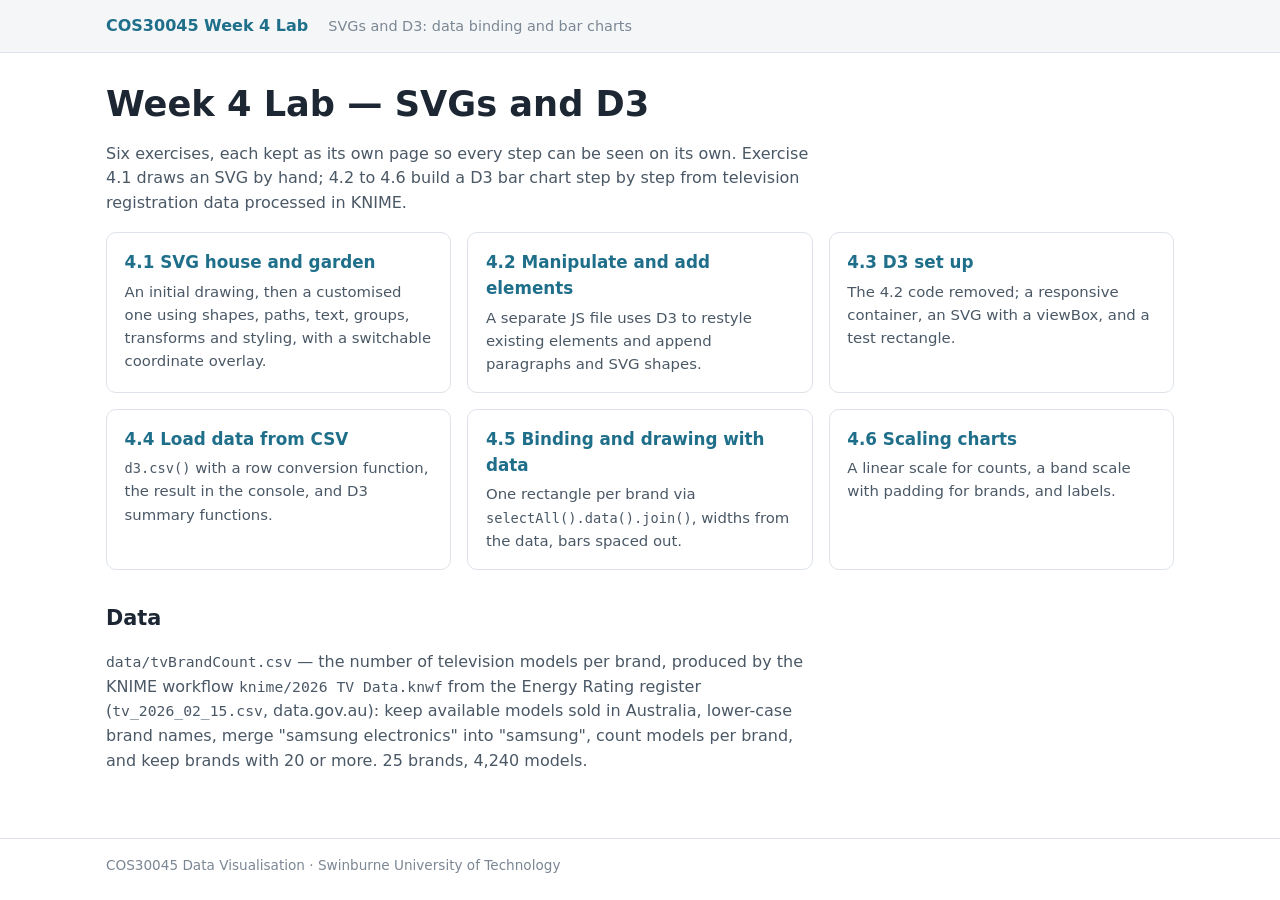
<file: index.html>
<!DOCTYPE html>
<html lang="en">
<head>
  <meta charset="UTF-8">
  <meta name="viewport" content="width=device-width, initial-scale=1">
  <title>COS30045 Week 4 Lab</title>
  <link rel="stylesheet" href="css/style.css">
</head>
<body>
  <header class="site-header">
    <div class="wrap">
      <a href="index.html">COS30045 Week 4 Lab</a>
      <span class="crumb">SVGs and D3: data binding and bar charts</span>
    </div>
  </header>

  <main class="wrap">
    <h1>Week 4 Lab — SVGs and D3</h1>
    <p class="lede">
      Six exercises, each kept as its own page so every step can be seen on its own. Exercise 4.1
      draws an SVG by hand; 4.2 to 4.6 build a D3 bar chart step by step from television registration
      data processed in KNIME.
    </p>

    <div class="exercise-grid">
      <a class="exercise-card" href="4.1-svg-house/house.html">
        <h3>4.1 SVG house and garden</h3>
        <p>An initial drawing, then a customised one using shapes, paths, text, groups, transforms
           and styling, with a switchable coordinate overlay.</p>
      </a>
      <a class="exercise-card" href="4.2-d3-elements/index.html">
        <h3>4.2 Manipulate and add elements</h3>
        <p>A separate JS file uses D3 to restyle existing elements and append paragraphs and SVG shapes.</p>
      </a>
      <a class="exercise-card" href="4.3-d3-setup/index.html">
        <h3>4.3 D3 set up</h3>
        <p>The 4.2 code removed; a responsive container, an SVG with a viewBox, and a test rectangle.</p>
      </a>
      <a class="exercise-card" href="4.4-load-csv/index.html">
        <h3>4.4 Load data from CSV</h3>
        <p><code>d3.csv()</code> with a row conversion function, the result in the console, and D3
           summary functions.</p>
      </a>
      <a class="exercise-card" href="4.5-data-binding/index.html">
        <h3>4.5 Binding and drawing with data</h3>
        <p>One rectangle per brand via <code>selectAll().data().join()</code>, widths from the data,
           bars spaced out.</p>
      </a>
      <a class="exercise-card" href="4.6-scales/index.html">
        <h3>4.6 Scaling charts</h3>
        <p>A linear scale for counts, a band scale with padding for brands, and labels.</p>
      </a>
    </div>

    <h2>Data</h2>
    <p class="lede">
      <code>data/tvBrandCount.csv</code> — the number of television models per brand, produced by the
      KNIME workflow <code>knime/2026 TV Data.knwf</code> from the Energy Rating register
      (<code>tv_2026_02_15.csv</code>, data.gov.au): keep available models sold in Australia, lower-case
      brand names, merge "samsung electronics" into "samsung", count models per brand, and keep brands
      with 20 or more. 25 brands, 4,240 models.
    </p>
  </main>

  <footer class="site-footer">
    <div class="wrap">COS30045 Data Visualisation · Swinburne University of Technology</div>
  </footer>
</body>
</html>
</file>
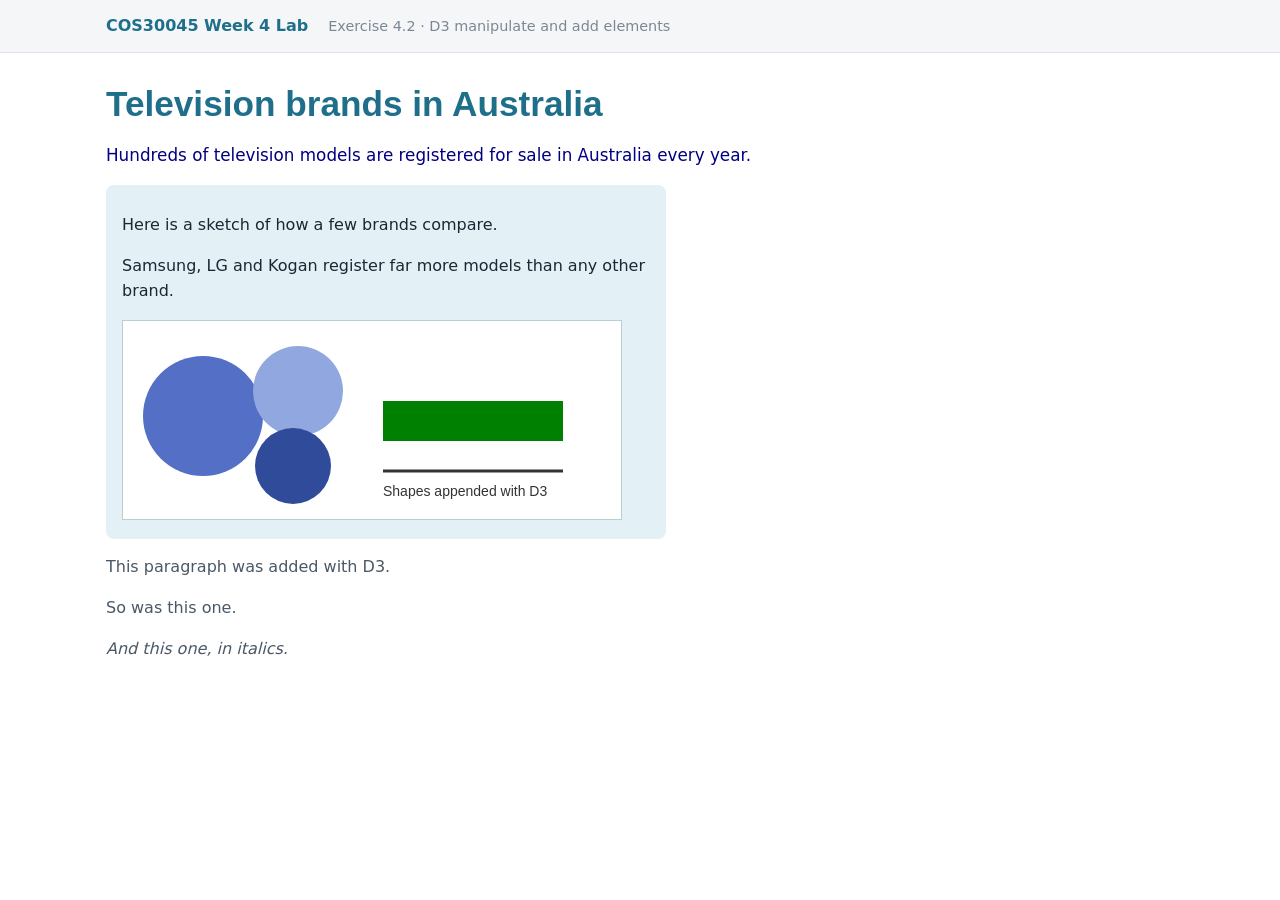
<file: 4.2-d3-elements/index.html>
<!DOCTYPE html>
<html lang="en">
<head>
  <meta charset="UTF-8">
  <meta name="viewport" content="width=device-width, initial-scale=1">
  <title>4.2 D3: Manipulate and Add Elements</title>
  <link rel="stylesheet" href="../css/style.css">
</head>
<body>
  <header class="site-header">
    <div class="wrap">
      <a href="../index.html">COS30045 Week 4 Lab</a>
      <span class="crumb">Exercise 4.2 · D3 manipulate and add elements</span>
    </div>
  </header>

  <main class="wrap">
    <!-- Everything below the heading and the first two paragraphs is added by js/main.js -->
    <h1>Television brands in Australia</h1>
    <p class="intro">Hundreds of television models are registered for sale in Australia every year.</p>
    <div class="chart-area">
      <p>Here is a sketch of how a few brands compare.</p>
    </div>
  </main>

  <script src="../js/vendor/d3.v7.min.js"></script>
  <script src="js/main.js"></script>
</body>
</html>
</file>
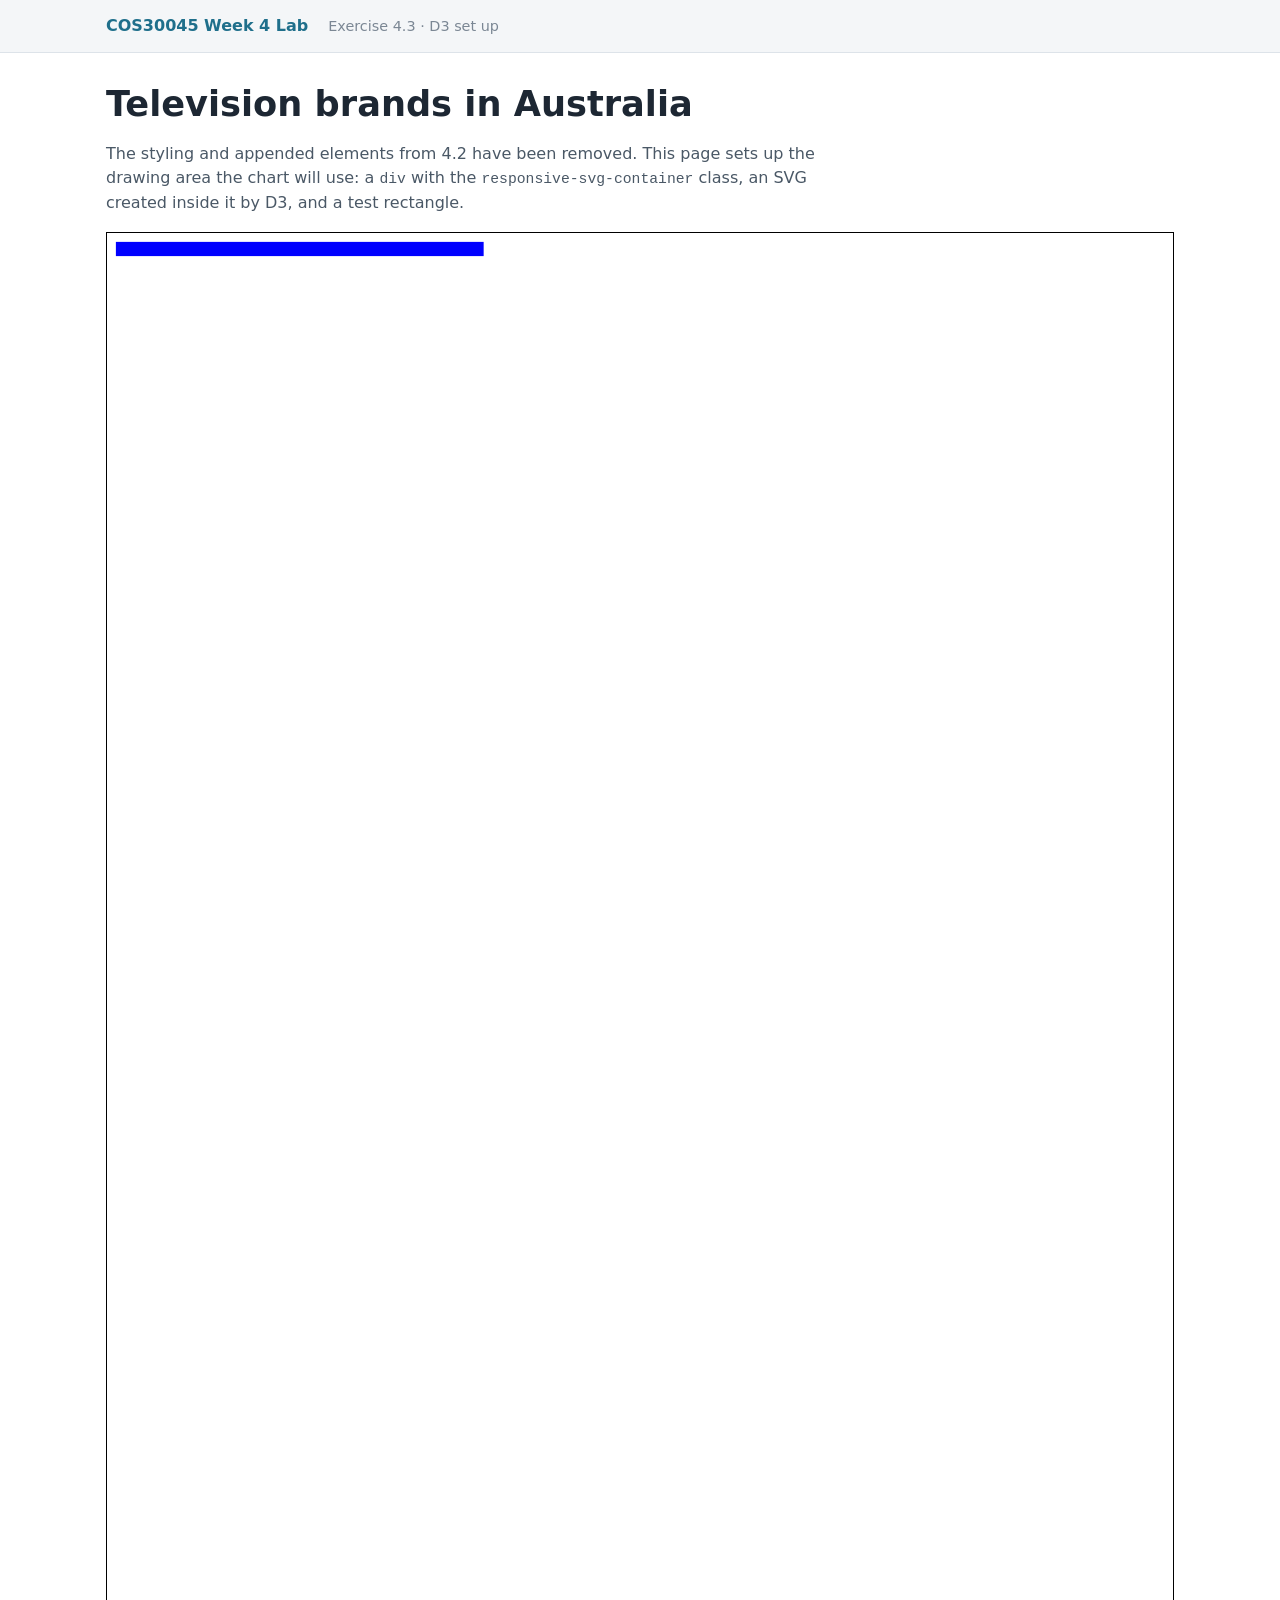
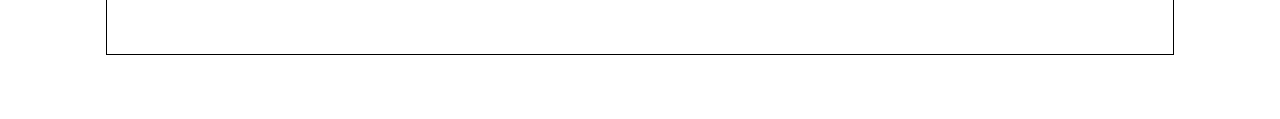
<file: 4.3-d3-setup/index.html>
<!DOCTYPE html>
<html lang="en">
<head>
  <meta charset="UTF-8">
  <meta name="viewport" content="width=device-width, initial-scale=1">
  <title>4.3 D3 Set Up</title>
  <link rel="stylesheet" href="../css/style.css">
</head>
<body>
  <header class="site-header">
    <div class="wrap">
      <a href="../index.html">COS30045 Week 4 Lab</a>
      <span class="crumb">Exercise 4.3 · D3 set up</span>
    </div>
  </header>

  <main class="wrap">
    <h1>Television brands in Australia</h1>
    <p class="lede">
      The styling and appended elements from 4.2 have been removed. This page sets up the drawing
      area the chart will use: a <code>div</code> with the <code>responsive-svg-container</code>
      class, an SVG created inside it by D3, and a test rectangle.
    </p>

    <!-- (2) the responsive container: its CSS is in ../css/style.css -->
    <div class="responsive-svg-container"></div>
  </main>

  <script src="../js/vendor/d3.v7.min.js"></script>
  <script src="js/main.js"></script>
</body>
</html>
</file>
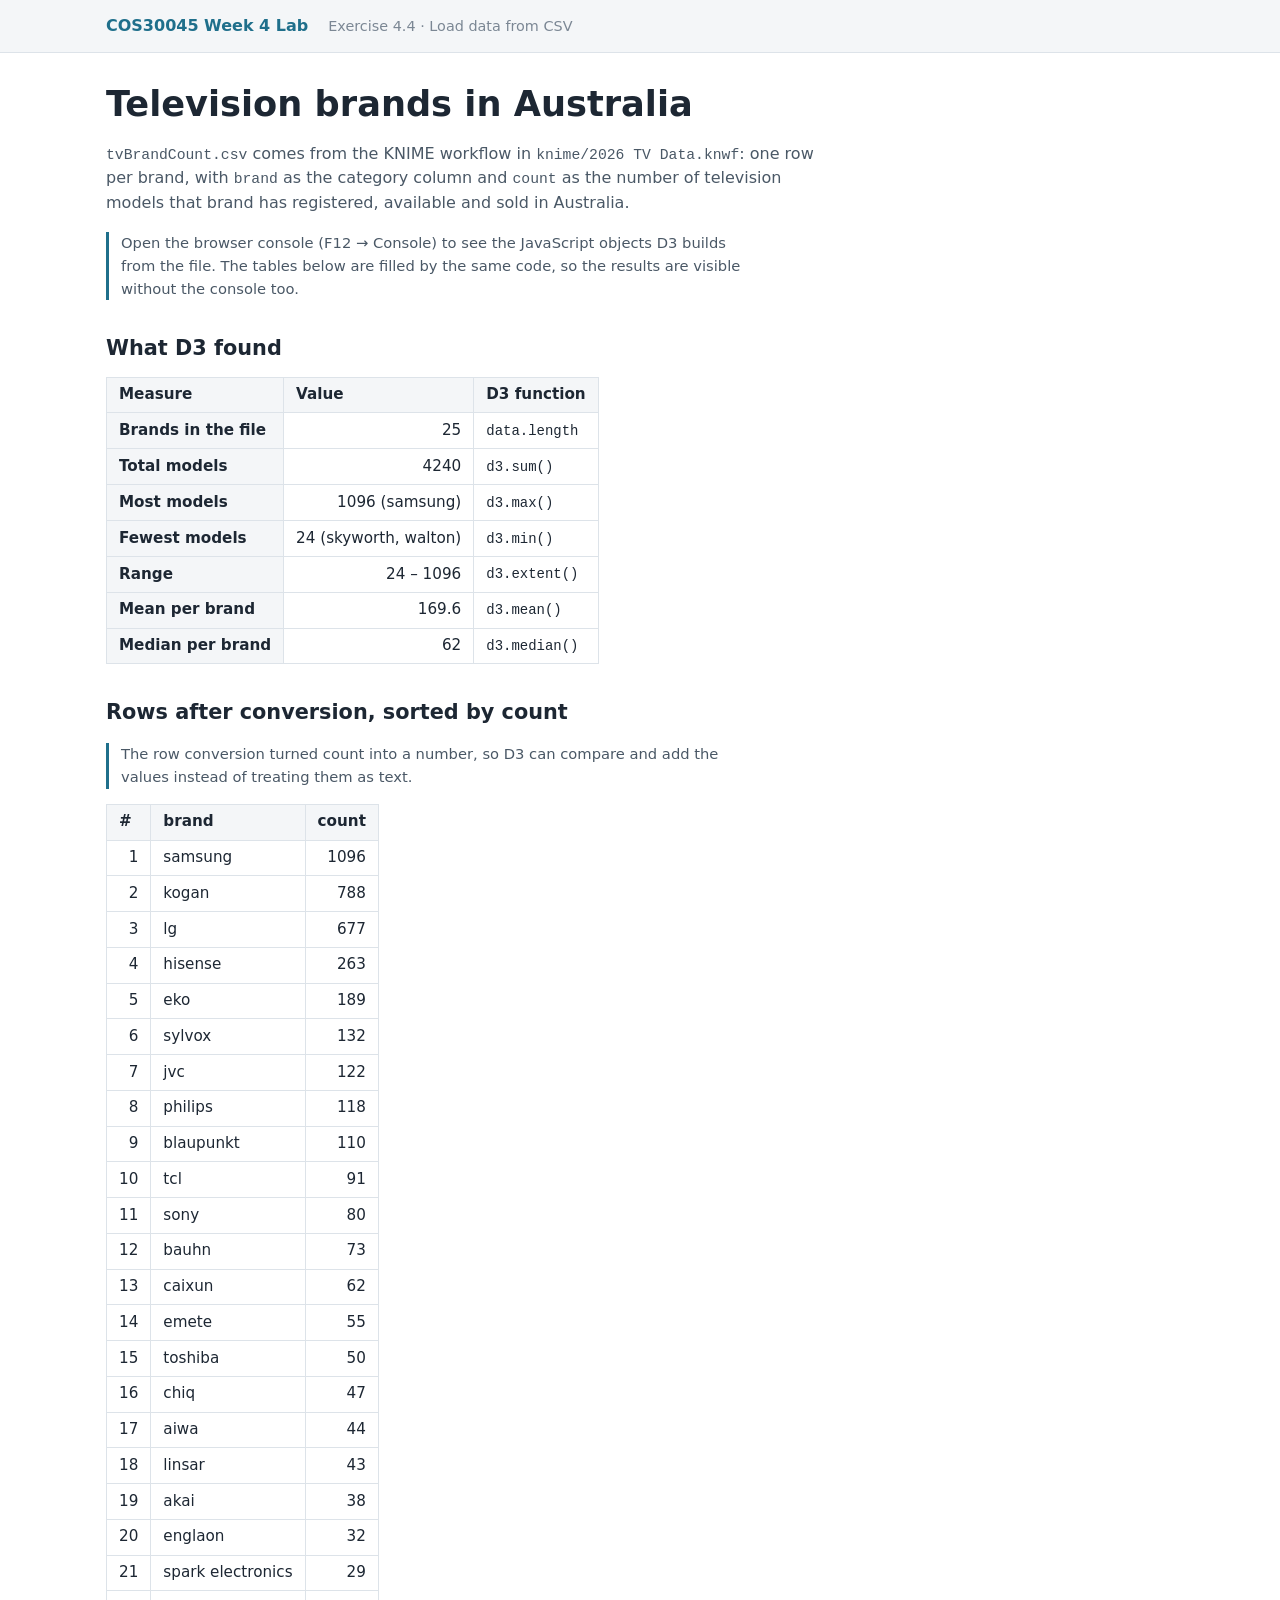
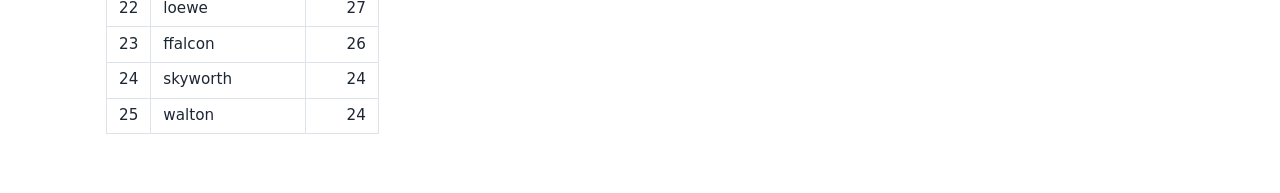
<file: 4.4-load-csv/index.html>
<!DOCTYPE html>
<html lang="en">
<head>
  <meta charset="UTF-8">
  <meta name="viewport" content="width=device-width, initial-scale=1">
  <title>4.4 Load Data from CSV</title>
  <link rel="stylesheet" href="../css/style.css">
</head>
<body>
  <header class="site-header">
    <div class="wrap">
      <a href="../index.html">COS30045 Week 4 Lab</a>
      <span class="crumb">Exercise 4.4 · Load data from CSV</span>
    </div>
  </header>

  <main class="wrap">
    <h1>Television brands in Australia</h1>
    <p class="lede">
      <code>tvBrandCount.csv</code> comes from the KNIME workflow in <code>knime/2026 TV Data.knwf</code>:
      one row per brand, with <code>brand</code> as the category column and <code>count</code> as the number
      of television models that brand has registered, available and sold in Australia.
    </p>
    <p class="note">
      Open the browser console (F12 → Console) to see the JavaScript objects D3 builds from the file.
      The tables below are filled by the same code, so the results are visible without the console too.
    </p>

    <h2>What D3 found</h2>
    <table class="summary" id="stats">
      <thead><tr><th scope="col">Measure</th><th scope="col">Value</th><th scope="col">D3 function</th></tr></thead>
      <tbody></tbody>
    </table>

    <h2>Rows after conversion, sorted by count</h2>
    <p class="note" id="type-check"></p>
    <table class="summary" id="rows">
      <thead><tr><th scope="col">#</th><th scope="col">brand</th><th scope="col">count</th></tr></thead>
      <tbody></tbody>
    </table>
  </main>

  <script src="../js/vendor/d3.v7.min.js"></script>
  <script src="js/main.js"></script>
</body>
</html>
</file>
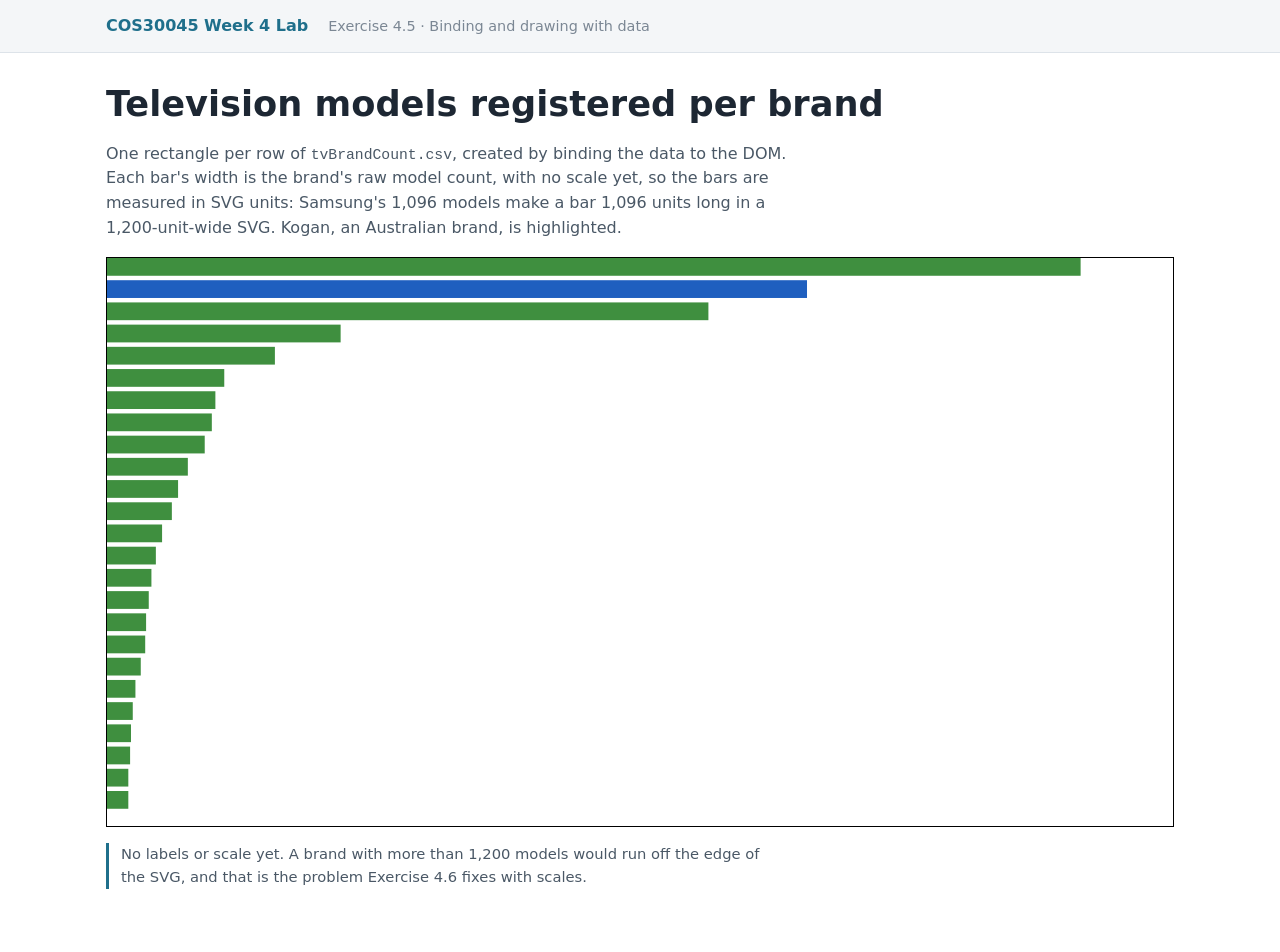
<file: 4.5-data-binding/index.html>
<!DOCTYPE html>
<html lang="en">
<head>
  <meta charset="UTF-8">
  <meta name="viewport" content="width=device-width, initial-scale=1">
  <title>4.5 D3 Binding and Drawing with Data</title>
  <link rel="stylesheet" href="../css/style.css">
</head>
<body>
  <header class="site-header">
    <div class="wrap">
      <a href="../index.html">COS30045 Week 4 Lab</a>
      <span class="crumb">Exercise 4.5 · Binding and drawing with data</span>
    </div>
  </header>

  <main class="wrap">
    <h1>Television models registered per brand</h1>
    <p class="lede">
      One rectangle per row of <code>tvBrandCount.csv</code>, created by binding the data to the DOM.
      Each bar's width is the brand's raw model count, with no scale yet, so the bars are measured in
      SVG units: Samsung's 1,096 models make a bar 1,096 units long in a 1,200-unit-wide SVG. Kogan,
      an Australian brand, is highlighted.
    </p>

    <div class="responsive-svg-container"></div>

    <p class="note">
      No labels or scale yet. A brand with more than 1,200 models would run off the edge of the SVG,
      and that is the problem Exercise 4.6 fixes with scales.
    </p>
  </main>

  <script src="../js/vendor/d3.v7.min.js"></script>
  <script src="js/main.js"></script>
</body>
</html>
</file>
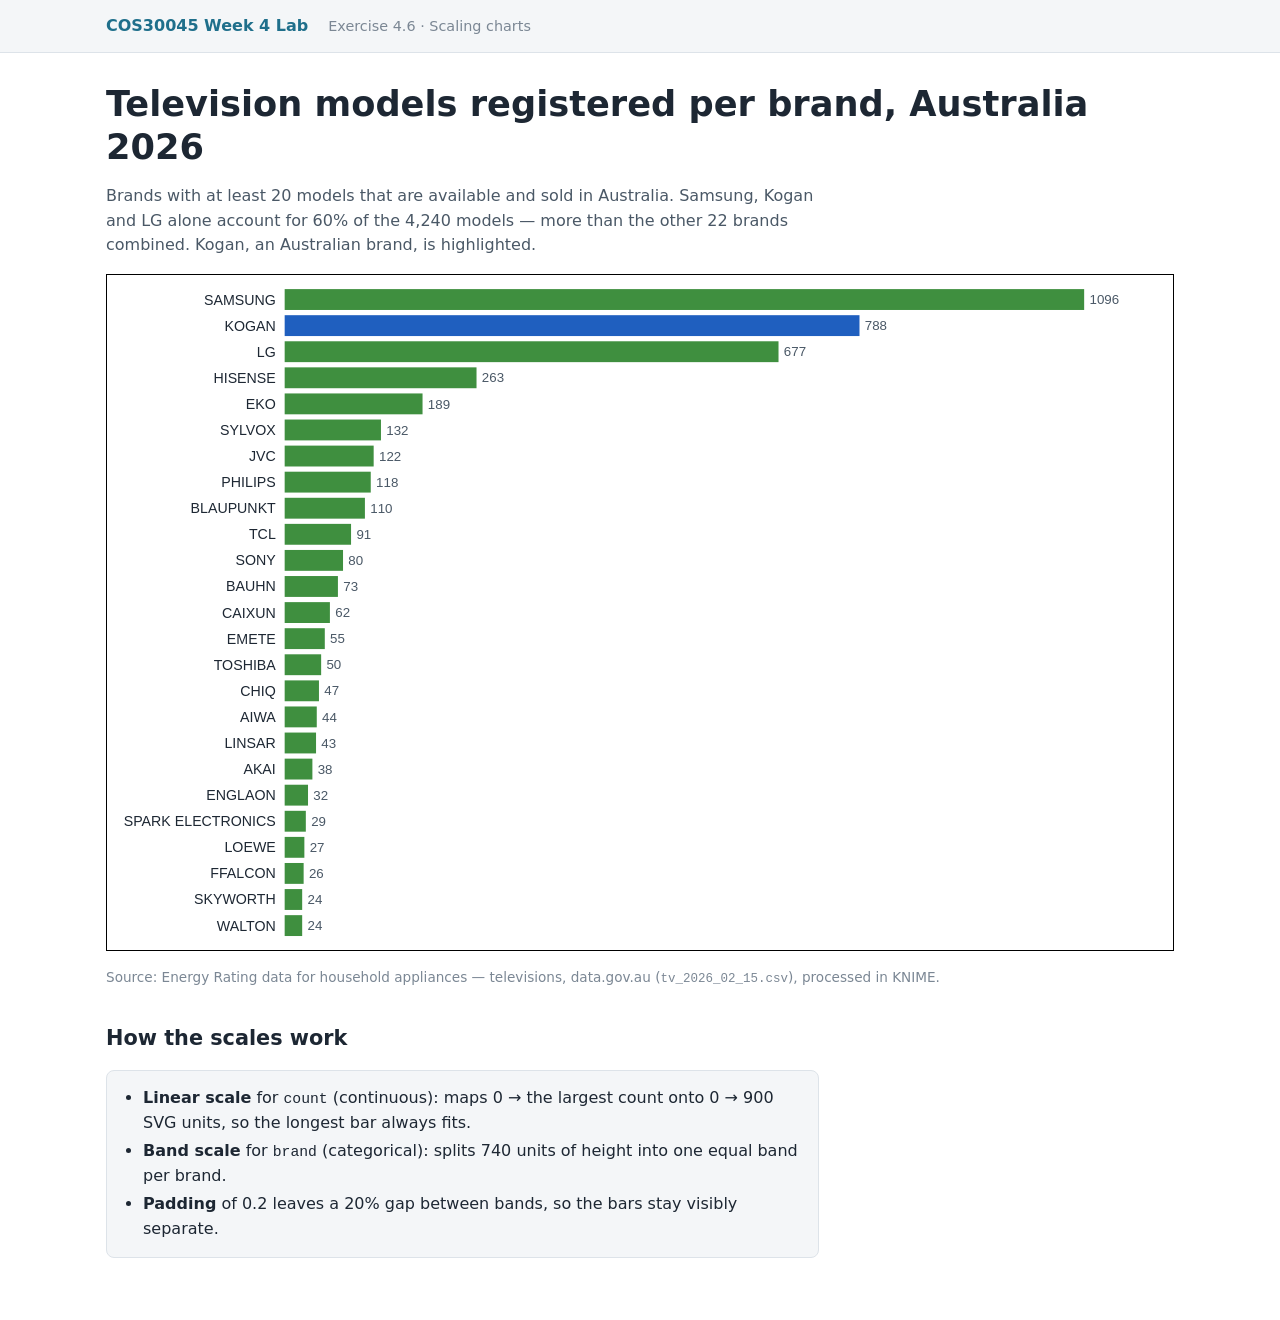
<file: 4.6-scales/index.html>
<!DOCTYPE html>
<html lang="en">
<head>
  <meta charset="UTF-8">
  <meta name="viewport" content="width=device-width, initial-scale=1">
  <title>4.6 D3 Scaling Charts</title>
  <link rel="stylesheet" href="../css/style.css">
</head>
<body>
  <header class="site-header">
    <div class="wrap">
      <a href="../index.html">COS30045 Week 4 Lab</a>
      <span class="crumb">Exercise 4.6 · Scaling charts</span>
    </div>
  </header>

  <main class="wrap">
    <h1>Television models registered per brand, Australia 2026</h1>
    <p class="lede">
      Brands with at least 20 models that are available and sold in Australia. Samsung, Kogan and LG
      alone account for 60% of the 4,240 models &mdash; more than the other 22 brands combined. Kogan, an
      Australian brand, is highlighted.
    </p>

    <div class="responsive-svg-container"></div>

    <p class="source">
      Source: Energy Rating data for household appliances — televisions, data.gov.au
      (<code>tv_2026_02_15.csv</code>), processed in KNIME.
    </p>

    <h2>How the scales work</h2>
    <ul class="task-list">
      <li><b>Linear scale</b> for <code>count</code> (continuous): maps 0 → the largest count onto
          0 → 900 SVG units, so the longest bar always fits.</li>
      <li><b>Band scale</b> for <code>brand</code> (categorical): splits 740 units of height into one
          equal band per brand.</li>
      <li><b>Padding</b> of 0.2 leaves a 20% gap between bands, so the bars stay visibly separate.</li>
    </ul>
  </main>

  <script src="../js/vendor/d3.v7.min.js"></script>
  <script src="js/main.js"></script>
</body>
</html>
</file>
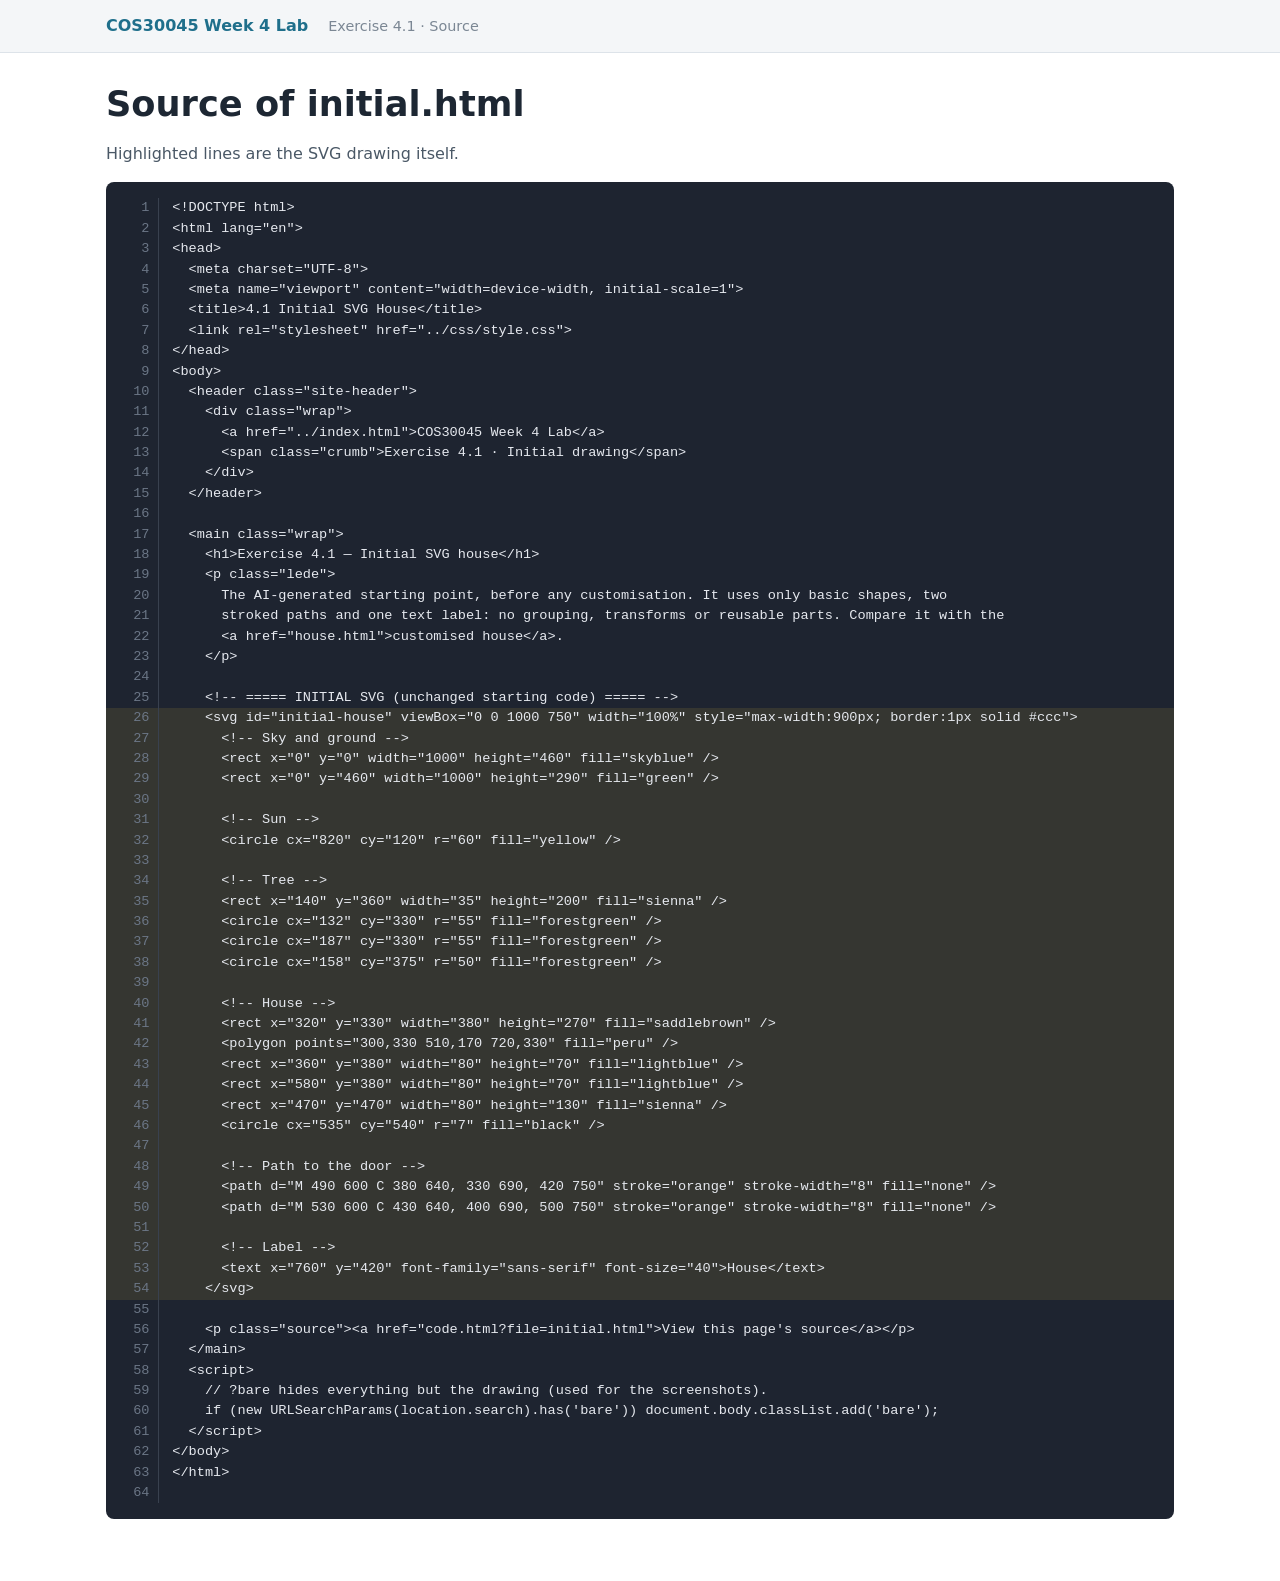
<file: 4.1-svg-house/code.html>
<!DOCTYPE html>
<html lang="en">
<head>
  <meta charset="UTF-8">
  <meta name="viewport" content="width=device-width, initial-scale=1">
  <title>4.1 Source viewer</title>
  <link rel="stylesheet" href="../css/style.css">
  <style>
    pre.code {
      background: #1e2430; color: #e6e9ef; border-radius: 8px; padding: 1rem 0;
      overflow-x: auto; line-height: 1.5; font-size: 0.85rem; counter-reset: line;
    }
    pre.code span { display: block; padding: 0 1rem 0 0; }
    pre.code span::before {
      counter-increment: line; content: counter(line);
      display: inline-block; width: 3.2em; margin-right: 1em; padding-right: 0.6em;
      text-align: right; color: #6b7686; border-right: 1px solid #39414f;
    }
    pre.code span.svg-line { background: rgba(255, 210, 63, 0.10); }
  </style>
</head>
<body>
  <header class="site-header">
    <div class="wrap">
      <a href="../index.html">COS30045 Week 4 Lab</a>
      <span class="crumb">Exercise 4.1 · Source</span>
    </div>
  </header>

  <main class="wrap">
    <h1 id="title">Source</h1>
    <p class="lede">Highlighted lines are the SVG drawing itself.</p>
    <pre class="code" id="code">Loading…</pre>
  </main>

  <script>
    // Only files in this folder can be shown.
    const allowed = ['initial.html', 'house.html'];
    const requested = new URLSearchParams(location.search).get('file');
    const file = allowed.includes(requested) ? requested : 'initial.html';
    document.getElementById('title').textContent = 'Source of ' + file;

    fetch(file)
      .then(response => response.text())
      .then(text => {
        const pre = document.getElementById('code');
        pre.textContent = '';
        let inSvg = false;
        text.split('\n').forEach(line => {
          if (/<svg[\s>]/.test(line)) inSvg = true;
          const span = document.createElement('span');
          span.textContent = line || ' ';
          if (inSvg) span.className = 'svg-line';
          pre.appendChild(span);
          if (/<\/svg>/.test(line)) inSvg = false;
        });
      })
      .catch(() => {
        document.getElementById('code').textContent =
          'Could not load the file. Open this page through a local web server (e.g. Live Server).';
      });
  </script>
</body>
</html>
</file>
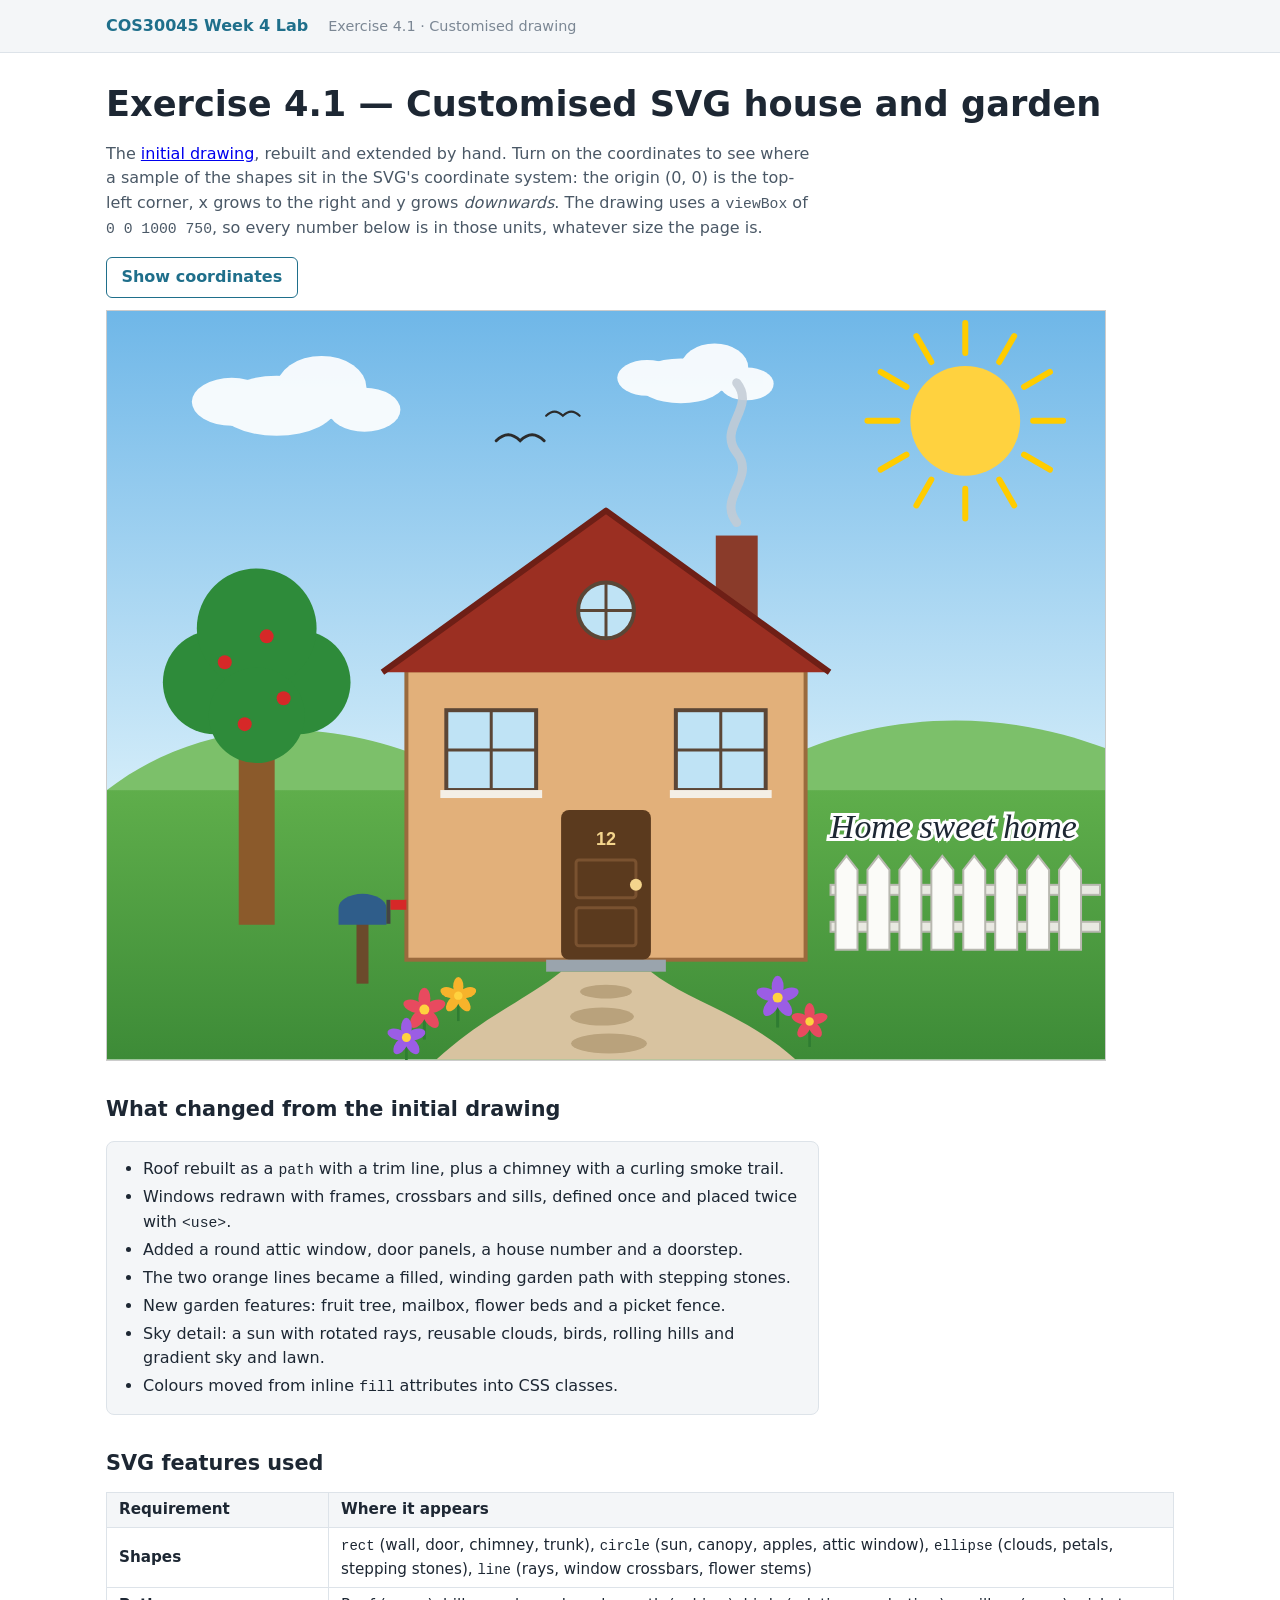
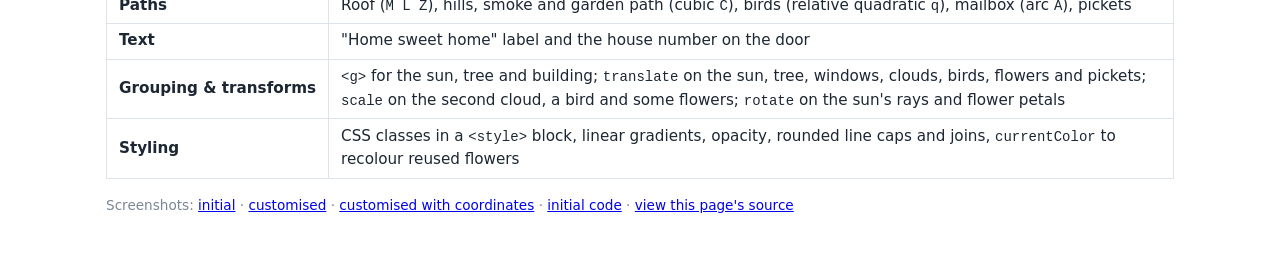
<file: 4.1-svg-house/house.html>
<!DOCTYPE html>
<html lang="en">
<head>
  <meta charset="UTF-8">
  <meta name="viewport" content="width=device-width, initial-scale=1">
  <title>4.1 Customised SVG House</title>
  <link rel="stylesheet" href="../css/style.css">
  <style>
    .controls { margin: 0.5rem 0 0.75rem; }
    .controls button {
      font: inherit; padding: 0.45rem 0.9rem; border-radius: 6px; cursor: pointer;
      border: 1px solid #1f6f8b; background: #fff; color: #1f6f8b; font-weight: 600;
    }
    .controls button[aria-pressed="true"] { background: #1f6f8b; color: #fff; }
    #house { display: block; width: 100%; max-width: 1000px; height: auto; border: 1px solid #ccc; }
    table.summary td:first-child { white-space: nowrap; font-weight: 600; }
  </style>
</head>
<body>
  <header class="site-header">
    <div class="wrap">
      <a href="../index.html">COS30045 Week 4 Lab</a>
      <span class="crumb">Exercise 4.1 · Customised drawing</span>
    </div>
  </header>

  <main class="wrap">
    <h1>Exercise 4.1 — Customised SVG house and garden</h1>
    <p class="lede">
      The <a href="initial.html">initial drawing</a>, rebuilt and extended by hand. Turn on the
      coordinates to see where a sample of the shapes sit in the SVG's coordinate system: the
      origin (0,&nbsp;0) is the top-left corner, x grows to the right and y grows <em>downwards</em>.
      The drawing uses a <code>viewBox</code> of <code>0 0 1000 750</code>, so every number below is in
      those units, whatever size the page is.
    </p>

    <div class="controls">
      <button id="toggle-ann" type="button" aria-pressed="false">Show coordinates</button>
    </div>

    <svg id="house" viewBox="0 0 1000 750" role="img" aria-labelledby="house-title">
      <title id="house-title">A house and garden: brick house with a red roof and smoking chimney,
        a fruit tree, a mailbox, flowers, a winding path, a picket fence, clouds, birds and a sun.</title>

      <style>
        .wall       { fill: #e2b07a; stroke: #9a6a3d; stroke-width: 4; }
        .roof       { fill: #9b2f22; }
        .roof-trim  { fill: none; stroke: #6e1f16; stroke-width: 6; stroke-linejoin: round; }
        .chimney    { fill: #8a3b2a; }
        .smoke      { fill: none; stroke: #c3ccd5; stroke-width: 9; stroke-linecap: round; opacity: 0.85; }
        .glass      { fill: #bfe3f5; stroke: #5b4636; stroke-width: 4; }
        .mullion    { stroke: #5b4636; stroke-width: 3; }
        .sill       { fill: #f4efe6; }
        .door       { fill: #5b3a1e; }
        .door-panel { fill: none; stroke: #7a5230; stroke-width: 3; }
        .trunk      { fill: #8b5a2b; }
        .leaf       { fill: #2e8b3a; }
        .apple      { fill: #d62828; }
        .rail       { fill: #e9e9e2; stroke: #b8b8b0; stroke-width: 2; }
        .picket     { fill: #fbfbf8; stroke: #b8b8b0; stroke-width: 2; }
        .bird       { fill: none; stroke: #2b2b2b; stroke-width: 3; stroke-linecap: round; }
        .label      { font-family: Georgia, "Times New Roman", serif; font-style: italic; font-size: 34px;
                      fill: #1d2733; paint-order: stroke; stroke: #ffffff; stroke-width: 6px; }
        .house-no   { font-family: sans-serif; font-weight: 700; font-size: 18px; fill: #f4d58d; text-anchor: middle; }

        /* Coordinate annotations (hidden until the button is pressed) */
        .ann-dot  { fill: #e6007e; stroke: #ffffff; stroke-width: 2; }
        .ann-text { font-family: ui-monospace, Consolas, monospace; font-size: 15px; fill: #1d2733;
                    paint-order: stroke; stroke: #ffffff; stroke-width: 5px; stroke-linejoin: round; }
        .ann-line { stroke: #e6007e; stroke-width: 2; stroke-dasharray: 6 4; fill: none; }
        .ann-axis { stroke: #e6007e; stroke-width: 3; }
      </style>

      <defs>
        <!-- Styling: gradients for the sky and the lawn -->
        <linearGradient id="sky" x1="0" y1="0" x2="0" y2="1">
          <stop offset="0" stop-color="#6fb7e8" />
          <stop offset="1" stop-color="#d2ecf9" />
        </linearGradient>
        <linearGradient id="grass" x1="0" y1="0" x2="0" y2="1">
          <stop offset="0" stop-color="#5fae4b" />
          <stop offset="1" stop-color="#3d8b37" />
        </linearGradient>
        <marker id="arrow" viewBox="0 0 10 10" refX="9" refY="5" markerWidth="7" markerHeight="7" orient="auto">
          <path d="M0,0 L10,5 L0,10 Z" fill="#e6007e" />
        </marker>

        <!-- Reusable parts: each is drawn once at (0,0) and placed with <use> + transform -->
        <line id="ray" x1="68" y1="0" x2="98" y2="0" stroke="#ffcc00" stroke-width="6" stroke-linecap="round" />

        <g id="cloud" fill="#ffffff" opacity="0.92">
          <ellipse cx="0" cy="0" rx="60" ry="30" />
          <ellipse cx="45" cy="-18" rx="45" ry="32" />
          <ellipse cx="-45" cy="-4" rx="40" ry="24" />
          <ellipse cx="88" cy="4" rx="36" ry="22" />
        </g>

        <path id="bird" class="bird" d="M0,0 q12,-12 24,0 q12,-12 24,0" />

        <g id="window">
          <rect class="glass" x="0" y="0" width="90" height="80" />
          <line class="mullion" x1="45" y1="0" x2="45" y2="80" />
          <line class="mullion" x1="0" y1="40" x2="90" y2="40" />
          <rect class="sill" x="-6" y="80" width="102" height="8" />
        </g>

        <!-- Five petals: one ellipse rotated 72 degrees at a time. Petal colour comes from the
             'color' set on each <use>, through fill="currentColor". -->
        <g id="flower">
          <line x1="0" y1="0" x2="0" y2="30" stroke="#2f7d32" stroke-width="3" />
          <g fill="currentColor">
            <ellipse cx="0" cy="-11" rx="6" ry="11" />
            <ellipse cx="0" cy="-11" rx="6" ry="11" transform="rotate(72)" />
            <ellipse cx="0" cy="-11" rx="6" ry="11" transform="rotate(144)" />
            <ellipse cx="0" cy="-11" rx="6" ry="11" transform="rotate(216)" />
            <ellipse cx="0" cy="-11" rx="6" ry="11" transform="rotate(288)" />
          </g>
          <circle r="5" fill="#ffd23f" />
        </g>

        <path id="picket" class="picket" d="M0,0 L11,-14 L22,0 L22,80 L0,80 Z" />
      </defs>

      <!-- ===== Background ===== -->
      <rect x="0" y="0" width="1000" height="480" fill="url(#sky)" />

      <!-- Sun: a group moved to (860,110); its 12 rays are one <line> rotated 30 degrees each time -->
      <g id="sun" transform="translate(860,110)">
        <use href="#ray" transform="rotate(0)" />
        <use href="#ray" transform="rotate(30)" />
        <use href="#ray" transform="rotate(60)" />
        <use href="#ray" transform="rotate(90)" />
        <use href="#ray" transform="rotate(120)" />
        <use href="#ray" transform="rotate(150)" />
        <use href="#ray" transform="rotate(180)" />
        <use href="#ray" transform="rotate(210)" />
        <use href="#ray" transform="rotate(240)" />
        <use href="#ray" transform="rotate(270)" />
        <use href="#ray" transform="rotate(300)" />
        <use href="#ray" transform="rotate(330)" />
        <circle r="55" fill="#ffd23f" />
      </g>

      <!-- Clouds and birds: the same shape reused at different positions and sizes -->
      <use href="#cloud" transform="translate(170,95)" />
      <use href="#cloud" transform="translate(575,70) scale(0.75)" />
      <use href="#bird" transform="translate(390,130)" />
      <use href="#bird" transform="translate(440,105) scale(0.7)" />

      <!-- Rolling hills: cubic Bezier paths -->
      <path d="M0,480 C110,395 260,405 380,480 Z" fill="#7cc06a" />
      <path d="M620,480 C760,390 900,400 1000,438 L1000,480 Z" fill="#7cc06a" />

      <rect x="0" y="480" width="1000" height="270" fill="url(#grass)" />

      <!-- ===== Tree: a group whose local origin is moved to x = 150 ===== -->
      <g id="tree" transform="translate(150,0)">
        <rect class="trunk" x="-18" y="400" width="36" height="215" />
        <circle class="leaf" cx="-42" cy="372" r="52" />
        <circle class="leaf" cx="42" cy="372" r="52" />
        <circle class="leaf" cx="0" cy="318" r="60" />
        <circle class="leaf" cx="0" cy="405" r="48" />
        <circle class="apple" cx="-32" cy="352" r="7" />
        <circle class="apple" cx="27" cy="388" r="7" />
        <circle class="apple" cx="10" cy="326" r="7" />
        <circle class="apple" cx="-12" cy="414" r="7" />
      </g>

      <!-- ===== House ===== -->
      <g id="building">
        <!-- Chimney is drawn first so the roof covers its base -->
        <rect class="chimney" x="610" y="225" width="42" height="110" />
        <path class="smoke" d="M631,212 C611,187 651,167 631,142 C611,117 651,97 631,72" />

        <rect class="wall" x="300" y="360" width="400" height="290" />
        <path class="roof" d="M276,362 L500,200 L724,362 Z" />
        <path class="roof-trim" d="M276,362 L500,200 L724,362" />

        <!-- Round attic window -->
        <circle class="glass" cx="500" cy="300" r="28" />
        <line class="mullion" x1="472" y1="300" x2="528" y2="300" />
        <line class="mullion" x1="500" y1="272" x2="500" y2="328" />

        <!-- Two windows: one definition, placed twice -->
        <use href="#window" transform="translate(340,400)" />
        <use href="#window" transform="translate(570,400)" />

        <!-- Door with panels, a house number and a knob -->
        <rect class="door" x="455" y="500" width="90" height="150" rx="8" />
        <rect class="door-panel" x="470" y="550" width="60" height="38" rx="3" />
        <rect class="door-panel" x="470" y="598" width="60" height="38" rx="3" />
        <text class="house-no" x="500" y="535">12</text>
        <circle cx="530" cy="575" r="6" fill="#f4d58d" />

        <!-- Doorstep -->
        <rect x="440" y="650" width="120" height="12" fill="#9aa4ad" />
      </g>

      <!-- ===== Garden ===== -->
      <!-- Winding path: one closed shape with two cubic Bezier edges -->
      <path d="M455,662 L545,662 C580,690 640,705 690,750 L330,750 C380,705 420,690 455,662 Z" fill="#d8c3a0" />
      <ellipse cx="500" cy="682" rx="26" ry="7" fill="#b9a27c" />
      <ellipse cx="496" cy="707" rx="32" ry="9" fill="#b9a27c" />
      <ellipse cx="503" cy="734" rx="38" ry="10" fill="#b9a27c" />

      <!-- Flowers: one definition, recoloured and resized with each <use> -->
      <use href="#flower" transform="translate(318,700)" style="color:#e84a5f" />
      <use href="#flower" transform="translate(352,686) scale(0.85)" style="color:#f7b32b" />
      <use href="#flower" transform="translate(300,728) scale(0.9)" style="color:#9b5de5" />
      <use href="#flower" transform="translate(672,688)" style="color:#9b5de5" />
      <use href="#flower" transform="translate(704,712) scale(0.85)" style="color:#e84a5f" />

      <!-- Mailbox: rounded top drawn with an arc (A) command -->
      <rect x="250" y="612" width="12" height="62" fill="#6b4a2b" />
      <path d="M232,615 L232,598 A24,14 0 0 1 280,598 L280,615 Z" fill="#2f5d8a" />
      <rect x="280" y="590" width="4" height="24" fill="#444444" />
      <rect x="284" y="590" width="16" height="10" fill="#d62828" />

      <!-- Picket fence: rails behind, then one picket shape placed every 32 units -->
      <rect class="rail" x="725" y="575" width="270" height="10" />
      <rect class="rail" x="725" y="612" width="270" height="10" />
      <use href="#picket" transform="translate(730,560)" />
      <use href="#picket" transform="translate(762,560)" />
      <use href="#picket" transform="translate(794,560)" />
      <use href="#picket" transform="translate(826,560)" />
      <use href="#picket" transform="translate(858,560)" />
      <use href="#picket" transform="translate(890,560)" />
      <use href="#picket" transform="translate(922,560)" />
      <use href="#picket" transform="translate(954,560)" />

      <text class="label" x="848" y="528" text-anchor="middle" font-size="30">Home sweet home</text>

      <!-- ===== Coordinate annotations ===== -->
      <g id="annotations" style="display:none">
        <!-- Origin and axis directions -->
        <line class="ann-axis" x1="4" y1="4" x2="140" y2="4" marker-end="url(#arrow)" />
        <line class="ann-axis" x1="4" y1="4" x2="4" y2="140" marker-end="url(#arrow)" />
        <circle class="ann-dot" cx="4" cy="4" r="6" />
        <text class="ann-text" x="18" y="32">origin (0,0)</text>
        <text class="ann-text" x="150" y="10">x</text>
        <text class="ann-text" x="12" y="160">y</text>

        <!-- Cloud: group placed with translate -->
        <circle class="ann-dot" cx="170" cy="95" r="6" />
        <text class="ann-text" x="90" y="150">use #cloud translate(170,95)</text>

        <!-- Sun -->
        <circle class="ann-dot" cx="860" cy="110" r="6" />
        <text class="ann-text" x="860" y="238" text-anchor="middle">sun: g translate(860,110)</text>
        <text class="ann-text" x="860" y="258" text-anchor="middle">r=55 · rays rotate(30°·n)</text>

        <!-- Roof path vertices -->
        <circle class="ann-dot" cx="500" cy="200" r="6" />
        <text class="ann-text" x="500" y="184" text-anchor="middle">L500,200</text>
        <circle class="ann-dot" cx="276" cy="362" r="6" />
        <text class="ann-text" x="268" y="350" text-anchor="end">roof path M276,362</text>
        <circle class="ann-dot" cx="724" cy="362" r="6" />
        <text class="ann-text" x="732" y="352">L724,362 Z</text>

        <!-- Wall rectangle -->
        <text class="ann-text" x="308" y="386">rect x=300 y=360 · 400×290</text>

        <!-- Second window: reused group -->
        <circle class="ann-dot" cx="570" cy="400" r="6" />
        <line class="ann-line" x1="576" y1="402" x2="706" y2="426" />
        <text class="ann-text" x="712" y="432">use #window translate(570,400)</text>

        <!-- Door -->
        <circle class="ann-dot" cx="455" cy="500" r="6" />
        <text class="ann-text" x="447" y="520" text-anchor="end">door rect (455,500) rx=8</text>

        <!-- Mailbox arc -->
        <circle class="ann-dot" cx="256" cy="584" r="6" />
        <text class="ann-text" x="240" y="572" text-anchor="end">arc A24,14</text>

        <!-- Tree group -->
        <circle class="ann-dot" cx="132" cy="400" r="6" />
        <line class="ann-line" x1="130" y1="406" x2="70" y2="672" />
        <text class="ann-text" x="20" y="690">tree: g translate(150,0)</text>
        <text class="ann-text" x="20" y="710">trunk x=-18 → screen x 132</text>

        <!-- Fence -->
        <circle class="ann-dot" cx="730" cy="560" r="6" />
        <line class="ann-line" x1="730" y1="566" x2="736" y2="650" />
        <text class="ann-text" x="740" y="664">use #picket</text>
        <text class="ann-text" x="740" y="682">translate(730+32n, 560)</text>

        <!-- Garden path control points -->
        <line class="ann-line" x1="545" y1="662" x2="580" y2="690" />
        <line class="ann-line" x1="640" y1="705" x2="690" y2="750" />
        <circle class="ann-dot" cx="580" cy="690" r="6" />
        <circle class="ann-dot" cx="640" cy="705" r="6" />
        <text class="ann-text" x="740" y="714">path: C 580,690</text>
        <text class="ann-text" x="740" y="732">640,705  690,750</text>
      </g>
    </svg>

    <h2>What changed from the initial drawing</h2>
    <ul class="task-list">
      <li>Roof rebuilt as a <code>path</code> with a trim line, plus a chimney with a curling smoke trail.</li>
      <li>Windows redrawn with frames, crossbars and sills, defined once and placed twice with <code>&lt;use&gt;</code>.</li>
      <li>Added a round attic window, door panels, a house number and a doorstep.</li>
      <li>The two orange lines became a filled, winding garden path with stepping stones.</li>
      <li>New garden features: fruit tree, mailbox, flower beds and a picket fence.</li>
      <li>Sky detail: a sun with rotated rays, reusable clouds, birds, rolling hills and gradient sky and lawn.</li>
      <li>Colours moved from inline <code>fill</code> attributes into CSS classes.</li>
    </ul>

    <h2>SVG features used</h2>
    <table class="summary">
      <thead><tr><th>Requirement</th><th>Where it appears</th></tr></thead>
      <tbody>
        <tr><td>Shapes</td><td><code>rect</code> (wall, door, chimney, trunk), <code>circle</code> (sun, canopy, apples, attic window), <code>ellipse</code> (clouds, petals, stepping stones), <code>line</code> (rays, window crossbars, flower stems)</td></tr>
        <tr><td>Paths</td><td>Roof (<code>M L Z</code>), hills, smoke and garden path (cubic <code>C</code>), birds (relative quadratic <code>q</code>), mailbox (arc <code>A</code>), pickets</td></tr>
        <tr><td>Text</td><td>"Home sweet home" label and the house number on the door</td></tr>
        <tr><td>Grouping &amp; transforms</td><td><code>&lt;g&gt;</code> for the sun, tree and building; <code>translate</code> on the sun, tree, windows, clouds, birds, flowers and pickets; <code>scale</code> on the second cloud, a bird and some flowers; <code>rotate</code> on the sun's rays and flower petals</td></tr>
        <tr><td>Styling</td><td>CSS classes in a <code>&lt;style&gt;</code> block, linear gradients, opacity, rounded line caps and joins, <code>currentColor</code> to recolour reused flowers</td></tr>
      </tbody>
    </table>

    <p class="source">
      Screenshots: <a href="screenshots/initial.png">initial</a> ·
      <a href="screenshots/customised.png">customised</a> ·
      <a href="screenshots/customised-annotated.png">customised with coordinates</a> ·
      <a href="screenshots/initial-code.png">initial code</a> ·
      <a href="code.html?file=house.html">view this page's source</a>
    </p>
  </main>

  <script>
    // Show or hide the coordinate layer. Adding ?annotate to the URL opens the page with it on.
    const annotations = document.getElementById('annotations');
    const toggle = document.getElementById('toggle-ann');

    function setAnnotations(on) {
      annotations.style.display = on ? '' : 'none';
      toggle.textContent = on ? 'Hide coordinates' : 'Show coordinates';
      toggle.setAttribute('aria-pressed', String(on));
    }

    setAnnotations(new URLSearchParams(location.search).has('annotate'));
    toggle.addEventListener('click', () => setAnnotations(annotations.style.display === 'none'));
  </script>
  <script>
    // ?bare hides everything but the drawing (used for the screenshots).
    if (new URLSearchParams(location.search).has('bare')) document.body.classList.add('bare');
  </script>
</body>
</html>
</file>
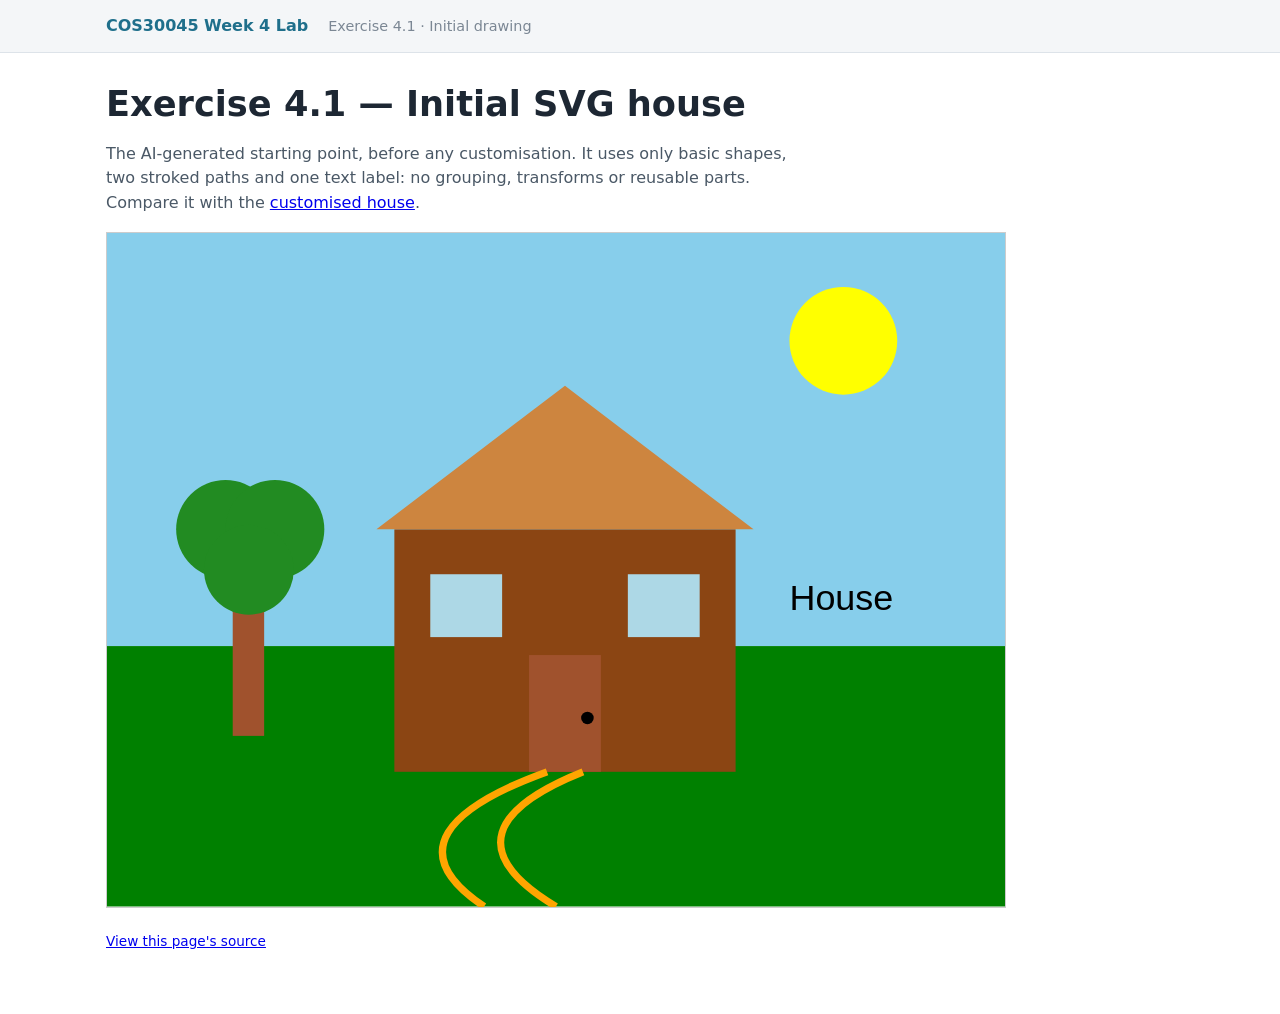
<file: 4.1-svg-house/initial.html>
<!DOCTYPE html>
<html lang="en">
<head>
  <meta charset="UTF-8">
  <meta name="viewport" content="width=device-width, initial-scale=1">
  <title>4.1 Initial SVG House</title>
  <link rel="stylesheet" href="../css/style.css">
</head>
<body>
  <header class="site-header">
    <div class="wrap">
      <a href="../index.html">COS30045 Week 4 Lab</a>
      <span class="crumb">Exercise 4.1 · Initial drawing</span>
    </div>
  </header>

  <main class="wrap">
    <h1>Exercise 4.1 — Initial SVG house</h1>
    <p class="lede">
      The AI-generated starting point, before any customisation. It uses only basic shapes, two
      stroked paths and one text label: no grouping, transforms or reusable parts. Compare it with the
      <a href="house.html">customised house</a>.
    </p>

    <!-- ===== INITIAL SVG (unchanged starting code) ===== -->
    <svg id="initial-house" viewBox="0 0 1000 750" width="100%" style="max-width:900px; border:1px solid #ccc">
      <!-- Sky and ground -->
      <rect x="0" y="0" width="1000" height="460" fill="skyblue" />
      <rect x="0" y="460" width="1000" height="290" fill="green" />

      <!-- Sun -->
      <circle cx="820" cy="120" r="60" fill="yellow" />

      <!-- Tree -->
      <rect x="140" y="360" width="35" height="200" fill="sienna" />
      <circle cx="132" cy="330" r="55" fill="forestgreen" />
      <circle cx="187" cy="330" r="55" fill="forestgreen" />
      <circle cx="158" cy="375" r="50" fill="forestgreen" />

      <!-- House -->
      <rect x="320" y="330" width="380" height="270" fill="saddlebrown" />
      <polygon points="300,330 510,170 720,330" fill="peru" />
      <rect x="360" y="380" width="80" height="70" fill="lightblue" />
      <rect x="580" y="380" width="80" height="70" fill="lightblue" />
      <rect x="470" y="470" width="80" height="130" fill="sienna" />
      <circle cx="535" cy="540" r="7" fill="black" />

      <!-- Path to the door -->
      <path d="M 490 600 C 380 640, 330 690, 420 750" stroke="orange" stroke-width="8" fill="none" />
      <path d="M 530 600 C 430 640, 400 690, 500 750" stroke="orange" stroke-width="8" fill="none" />

      <!-- Label -->
      <text x="760" y="420" font-family="sans-serif" font-size="40">House</text>
    </svg>

    <p class="source"><a href="code.html?file=initial.html">View this page's source</a></p>
  </main>
  <script>
    // ?bare hides everything but the drawing (used for the screenshots).
    if (new URLSearchParams(location.search).has('bare')) document.body.classList.add('bare');
  </script>
</body>
</html>
</file>
<file: css/style.css>
/* COS30045 Week 4 lab — shared page styles.
   Chart styling lives in each exercise's own JavaScript, so that the D3 work is visible there. */

:root {
  --ink: #1d2733;
  --ink-2: #4a5866;
  --ink-3: #7b8794;
  --paper: #ffffff;
  --paper-2: #f4f6f8;
  --rule: #dde3e9;
  --accent: #1f6f8b;
  --max: 1100px;
}

* { box-sizing: border-box; }

body {
  margin: 0;
  background: var(--paper);
  color: var(--ink);
  font-family: system-ui, -apple-system, "Segoe UI", Roboto, Helvetica, Arial, sans-serif;
  line-height: 1.55;
}

.site-header {
  border-bottom: 1px solid var(--rule);
  background: var(--paper-2);
}

.site-header .wrap {
  display: flex;
  flex-wrap: wrap;
  align-items: baseline;
  gap: 0.25rem 1.25rem;
  padding-block: 0.85rem;
}

.site-header a { color: var(--accent); text-decoration: none; font-weight: 600; }
.site-header a:hover { text-decoration: underline; }
.site-header .crumb { color: var(--ink-3); font-size: 0.9rem; }

.wrap {
  max-width: var(--max);
  margin: 0 auto;
  padding-inline: 16px;
}

main.wrap { padding-block: 1.5rem 3rem; }

h1 { font-size: clamp(1.6rem, 3vw, 2.2rem); line-height: 1.2; margin: 0.4rem 0 0.75rem; }
h2 { font-size: 1.3rem; margin: 2rem 0 0.5rem; }

.lede { color: var(--ink-2); max-width: 70ch; }

.task-list {
  background: var(--paper-2);
  border: 1px solid var(--rule);
  border-radius: 8px;
  padding: 0.75rem 1rem 0.75rem 2.25rem;
  max-width: 70ch;
}

.task-list li { margin: 0.2rem 0; }

code, pre { font-family: ui-monospace, "Cascadia Code", Consolas, monospace; font-size: 0.92em; }

.note {
  color: var(--ink-2);
  font-size: 0.92rem;
  border-left: 3px solid var(--accent);
  padding-left: 0.75rem;
  max-width: 70ch;
}

.source {
  color: var(--ink-3);
  font-size: 0.85rem;
  margin-top: 1rem;
}

/* Exercise 4.3 onwards: the container every D3 chart is drawn into.
   The SVG inside it uses a viewBox, so it scales to the container's width. */
.responsive-svg-container {
  max-width: 1200px;
  margin: 1rem 0;
}

.responsive-svg-container svg {
  display: block;
  width: 100%;
  height: auto;
}

/* Lab hub page */
.exercise-grid {
  display: grid;
  grid-template-columns: repeat(auto-fill, minmax(min(100%, 320px), 1fr));
  gap: 1rem;
  margin-top: 1rem;
}

.exercise-card {
  display: block;
  border: 1px solid var(--rule);
  border-radius: 10px;
  padding: 1rem 1.1rem;
  color: inherit;
  text-decoration: none;
  background: var(--paper);
}

.exercise-card:hover { border-color: var(--accent); box-shadow: 0 2px 10px rgba(31, 111, 139, 0.12); }
.exercise-card h3 { margin: 0 0 0.35rem; color: var(--accent); font-size: 1.05rem; }
.exercise-card p { margin: 0; color: var(--ink-2); font-size: 0.93rem; }

table.summary {
  border-collapse: collapse;
  margin: 0.75rem 0;
  font-size: 0.95rem;
}

table.summary th, table.summary td {
  border: 1px solid var(--rule);
  padding: 0.35rem 0.75rem;
  text-align: left;
}

table.summary th { background: var(--paper-2); }
table.summary td.num { text-align: right; font-variant-numeric: tabular-nums; }

footer.site-footer {
  border-top: 1px solid var(--rule);
  color: var(--ink-3);
  font-size: 0.85rem;
  padding-block: 1rem;
}

/* ?bare — shows only the drawing, used to take the 4.1 screenshots */
body.bare .site-header,
body.bare main > *:not(svg) { display: none !important; }
body.bare main.wrap { padding: 0; max-width: none; }
body.bare svg { border: 0 !important; max-width: none !important; width: 100% !important; }
</file>
